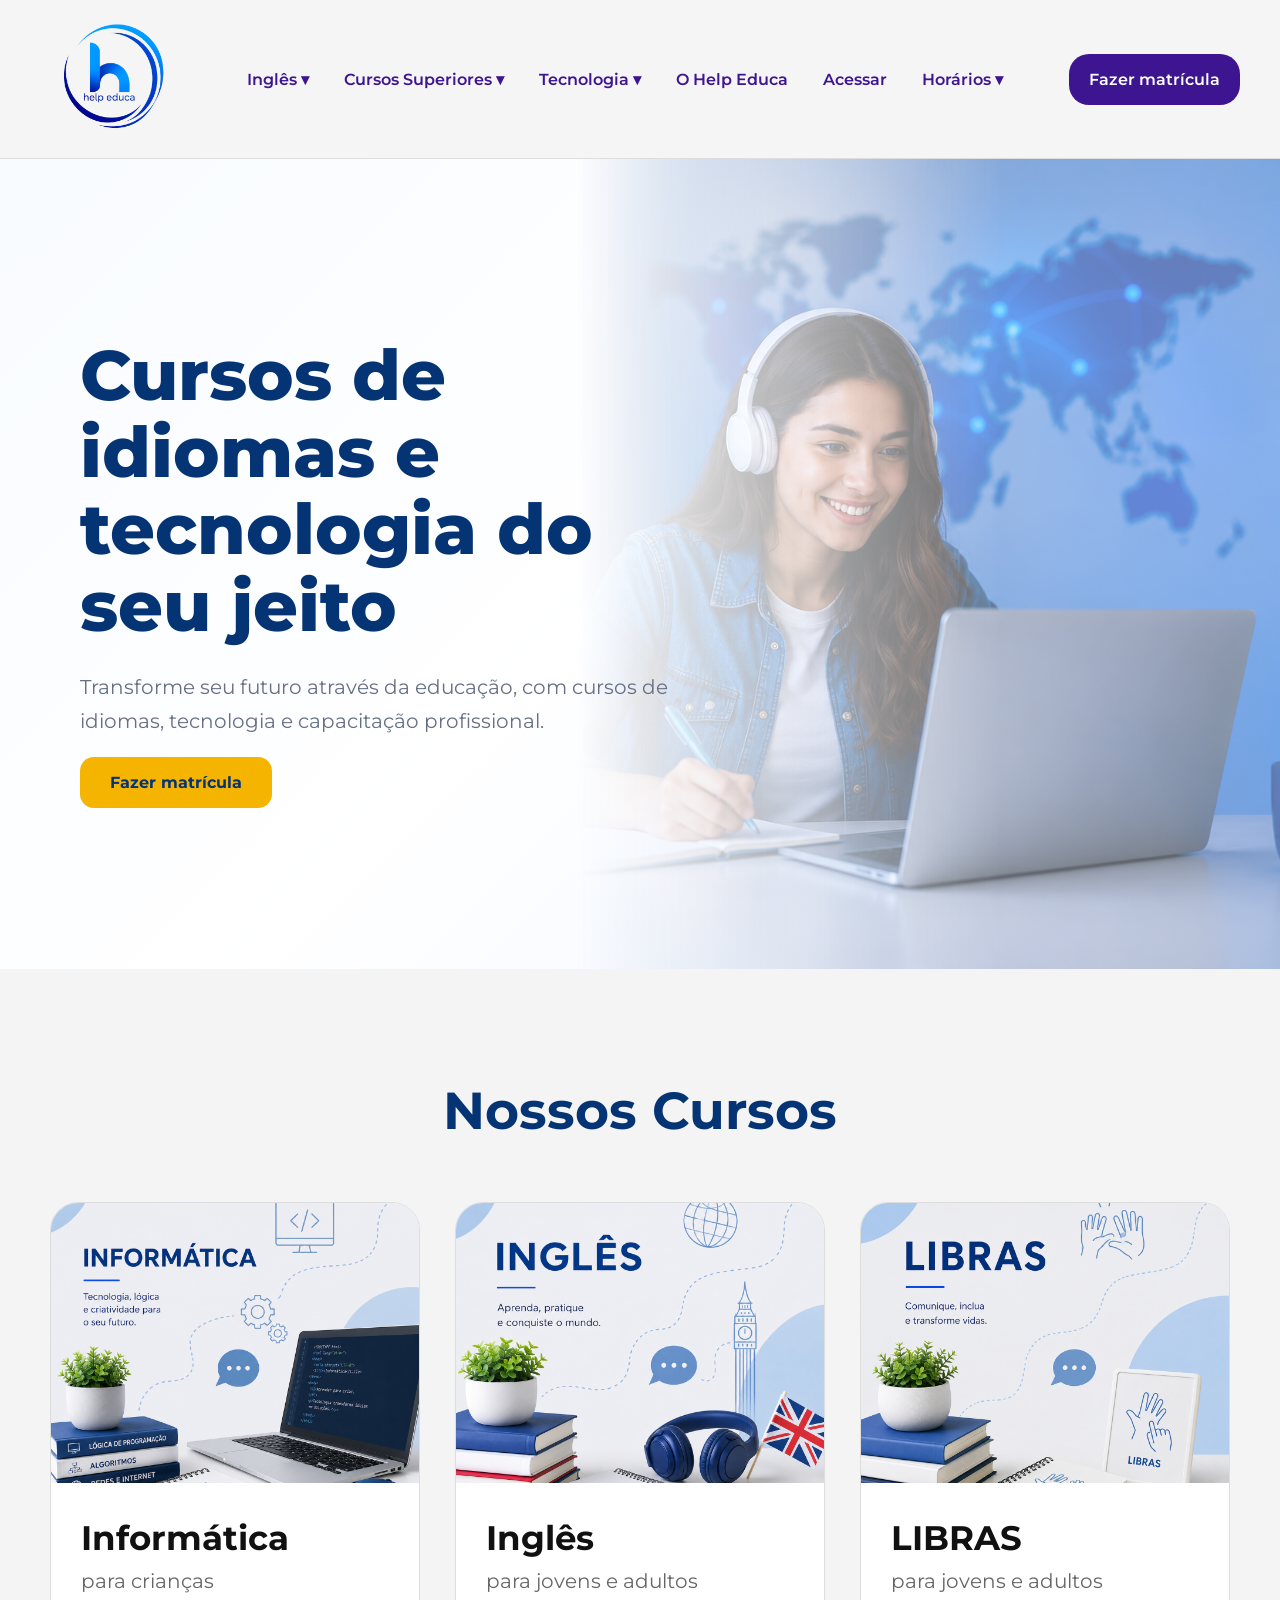
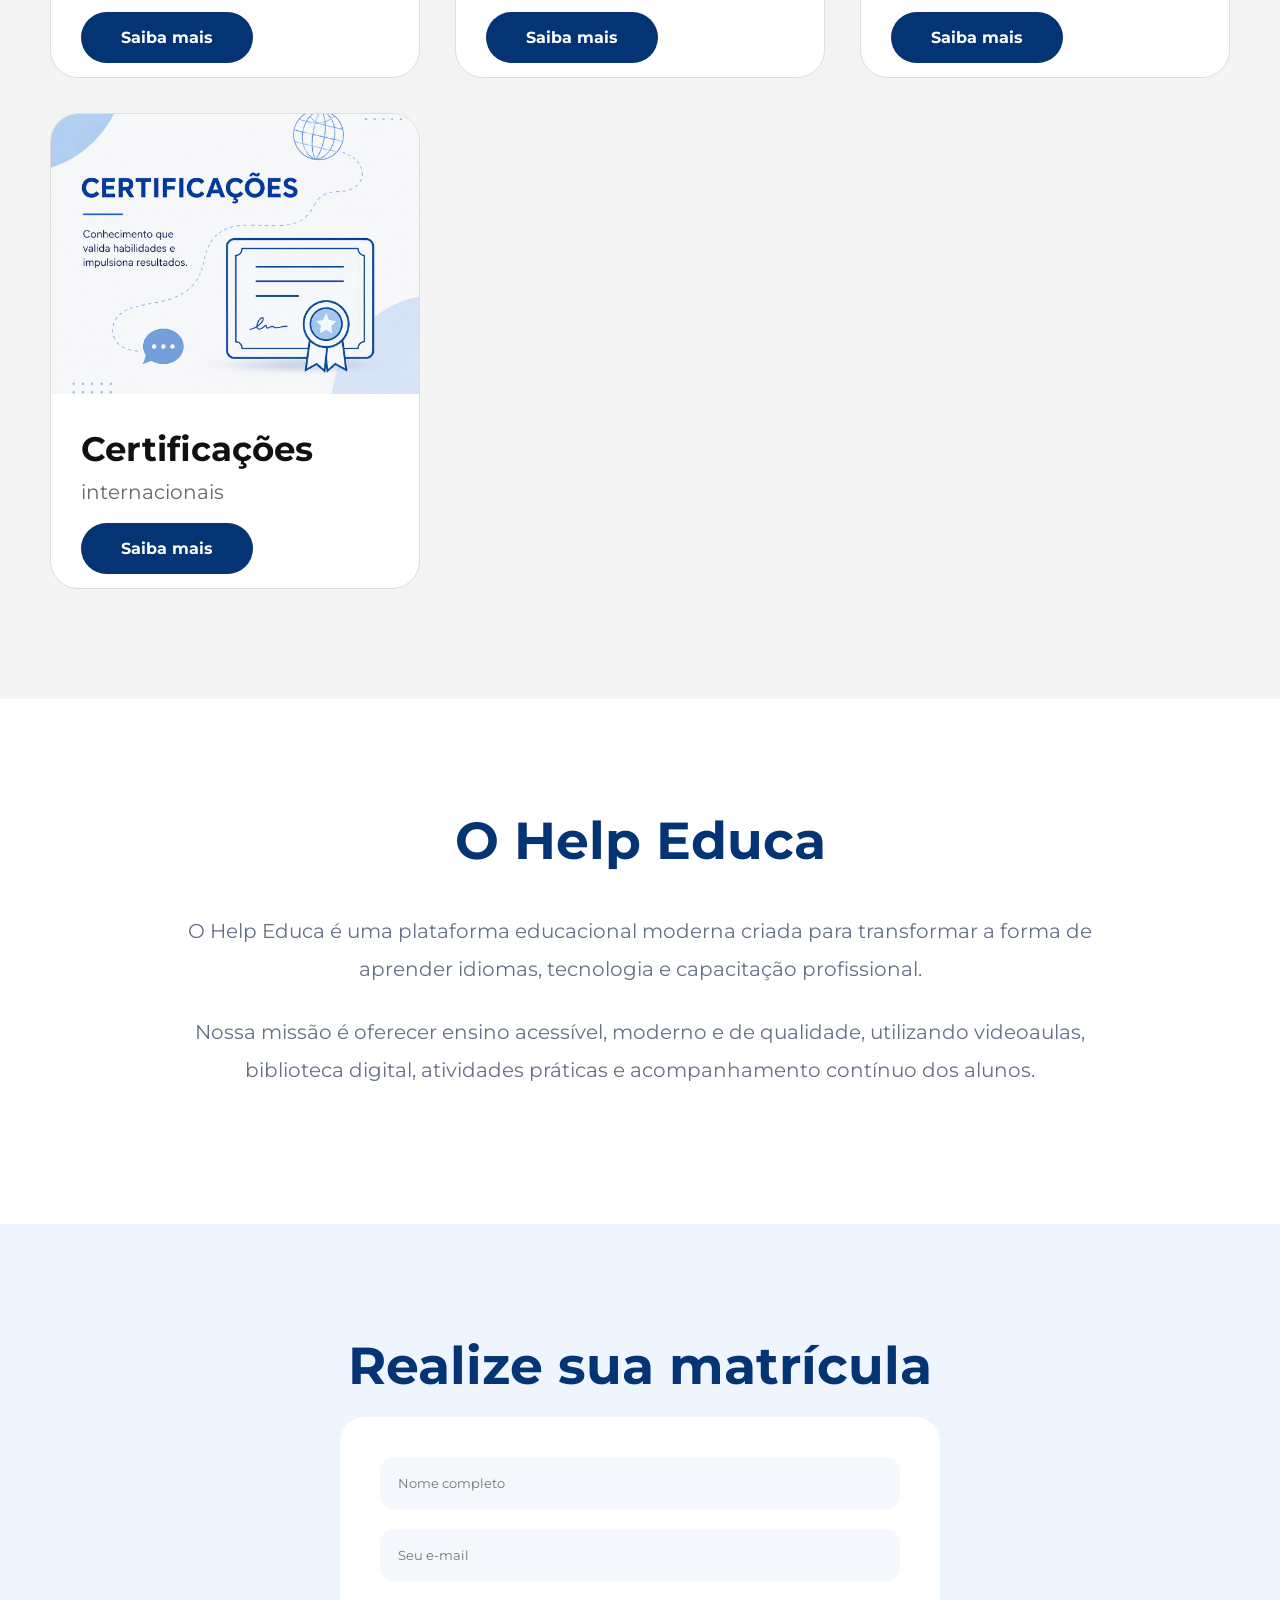
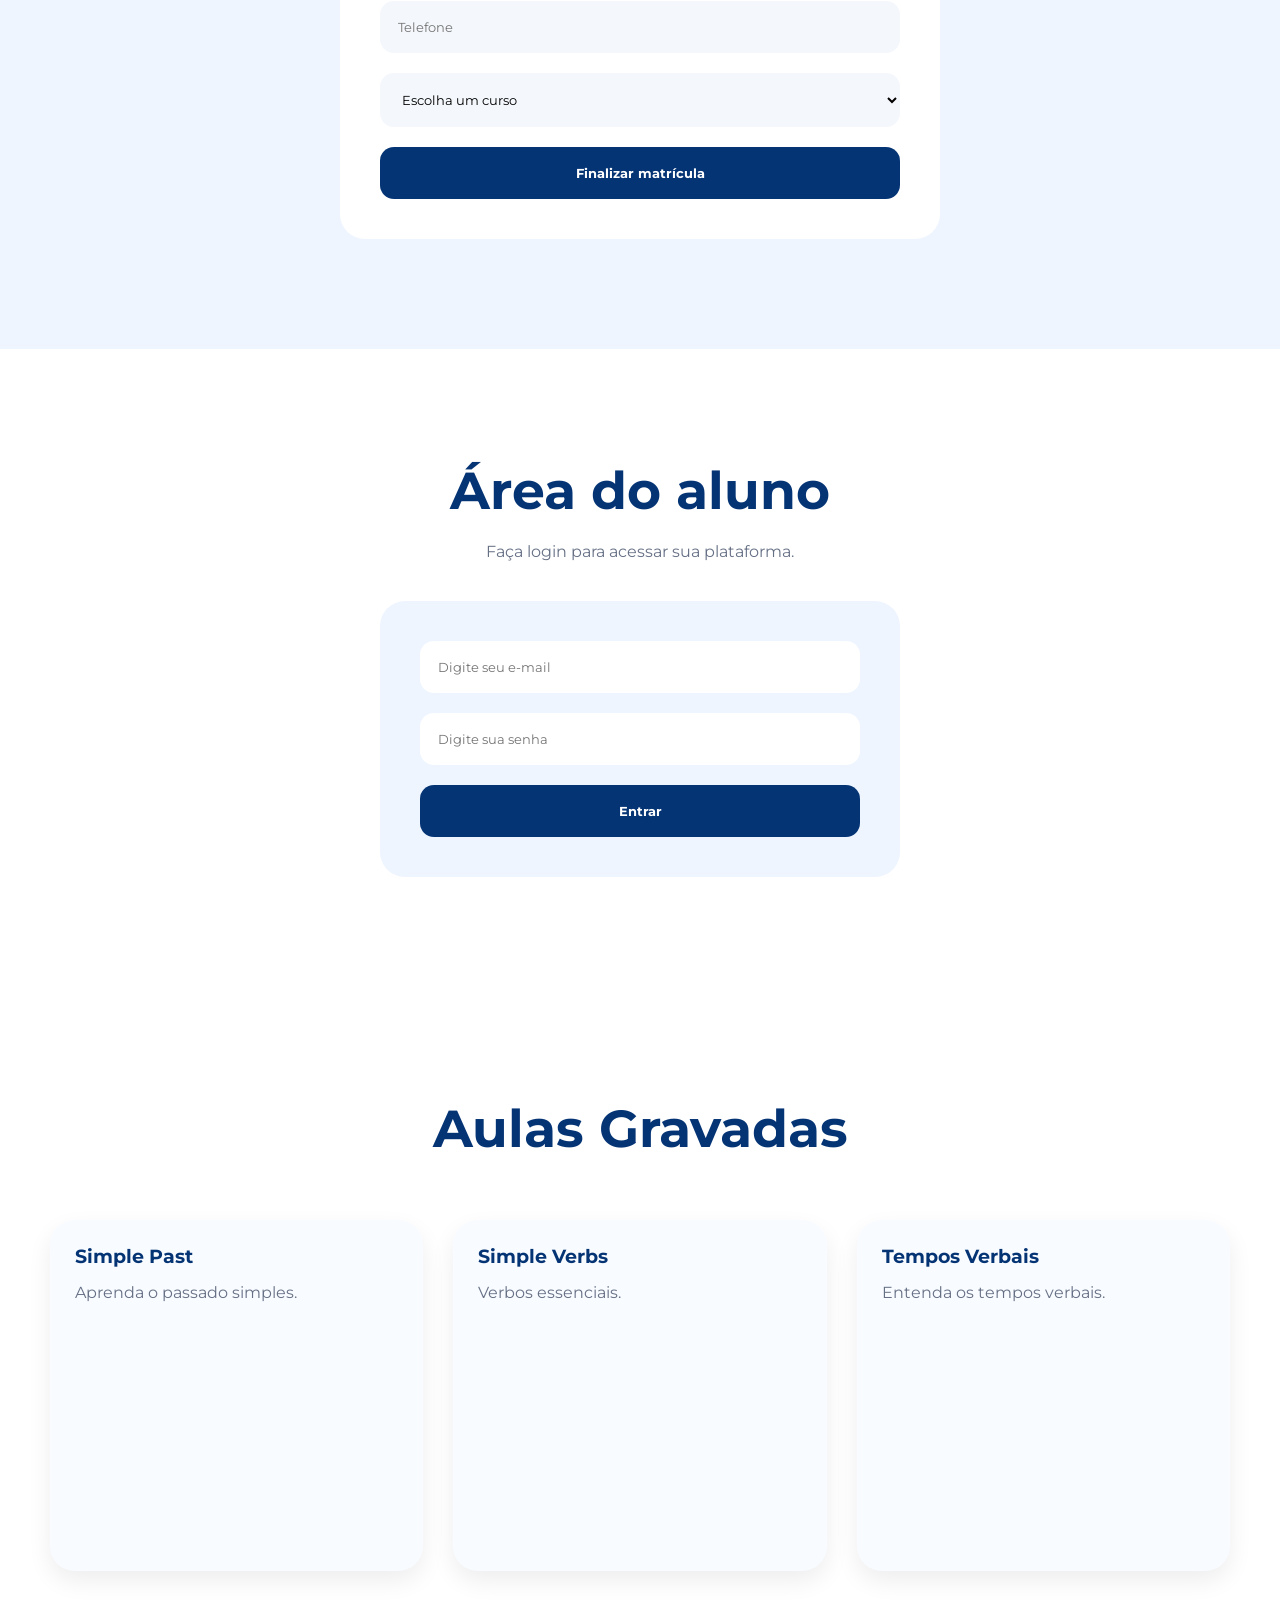
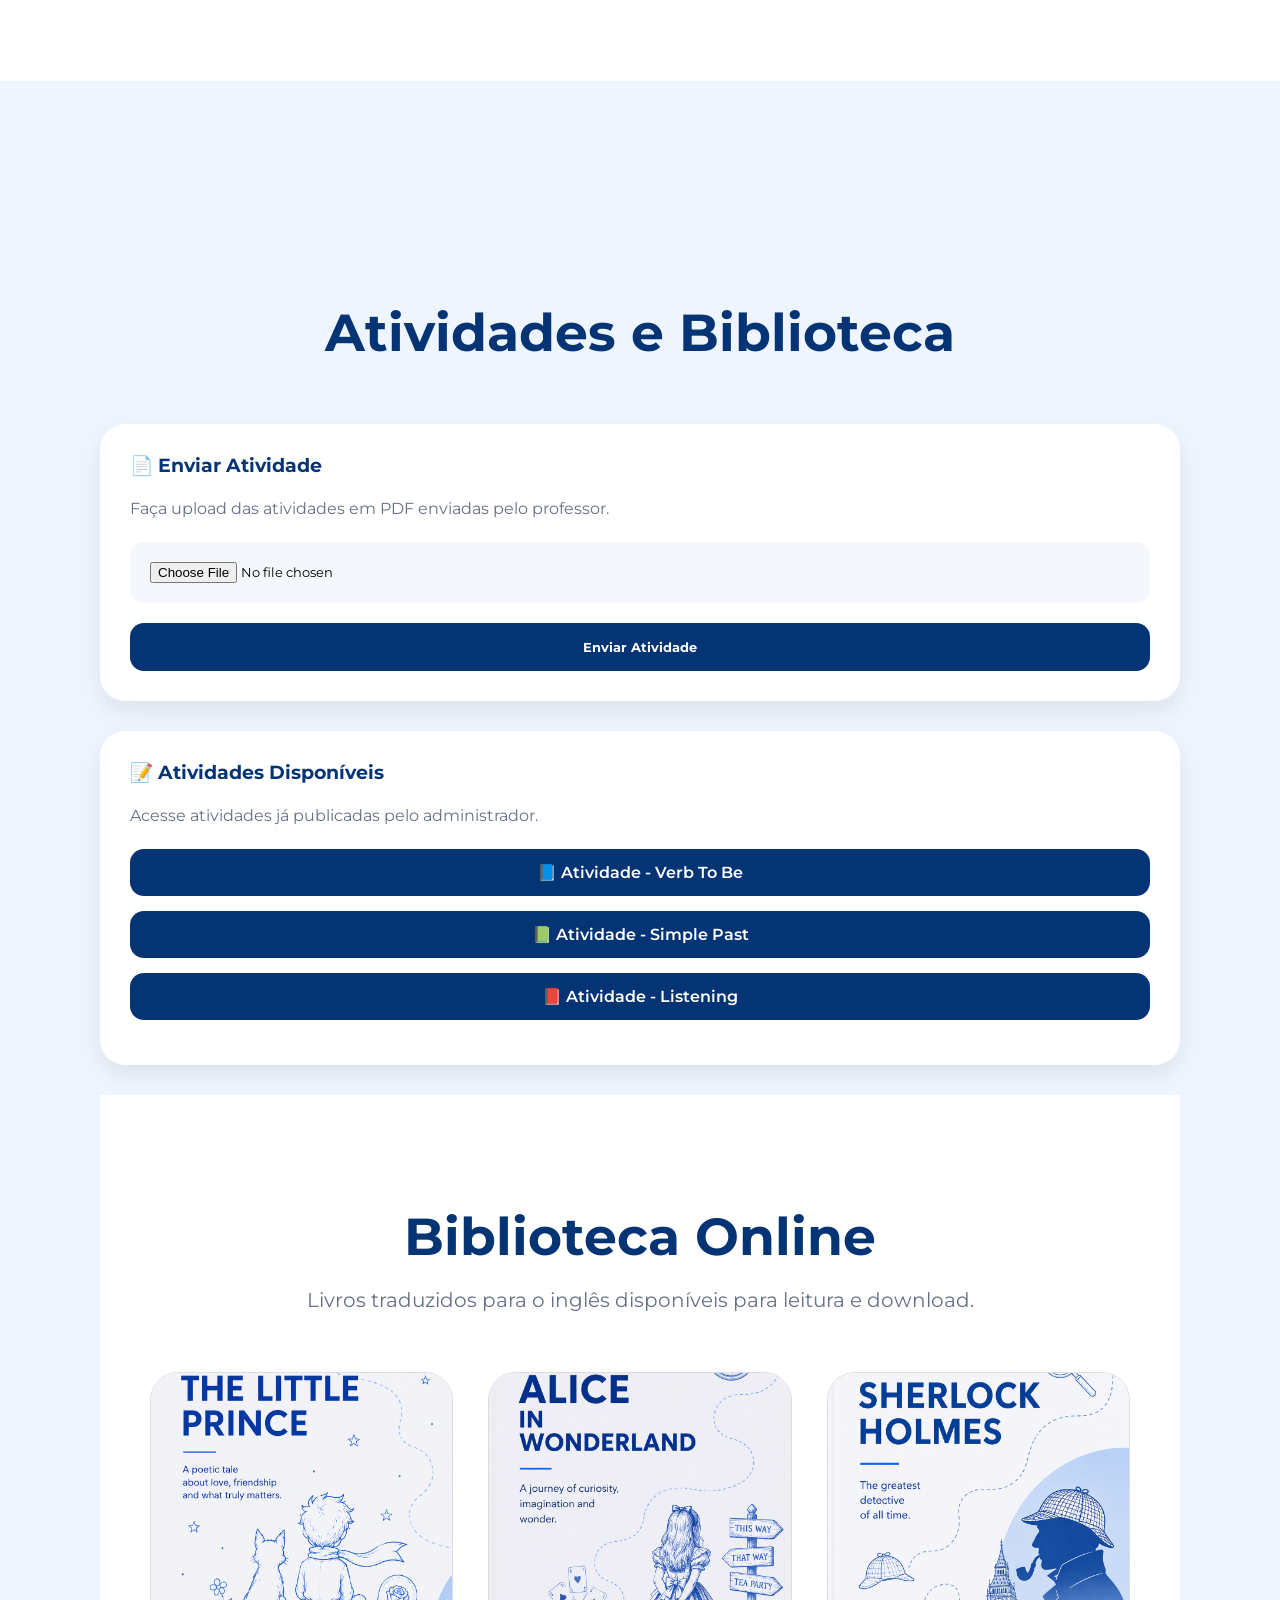
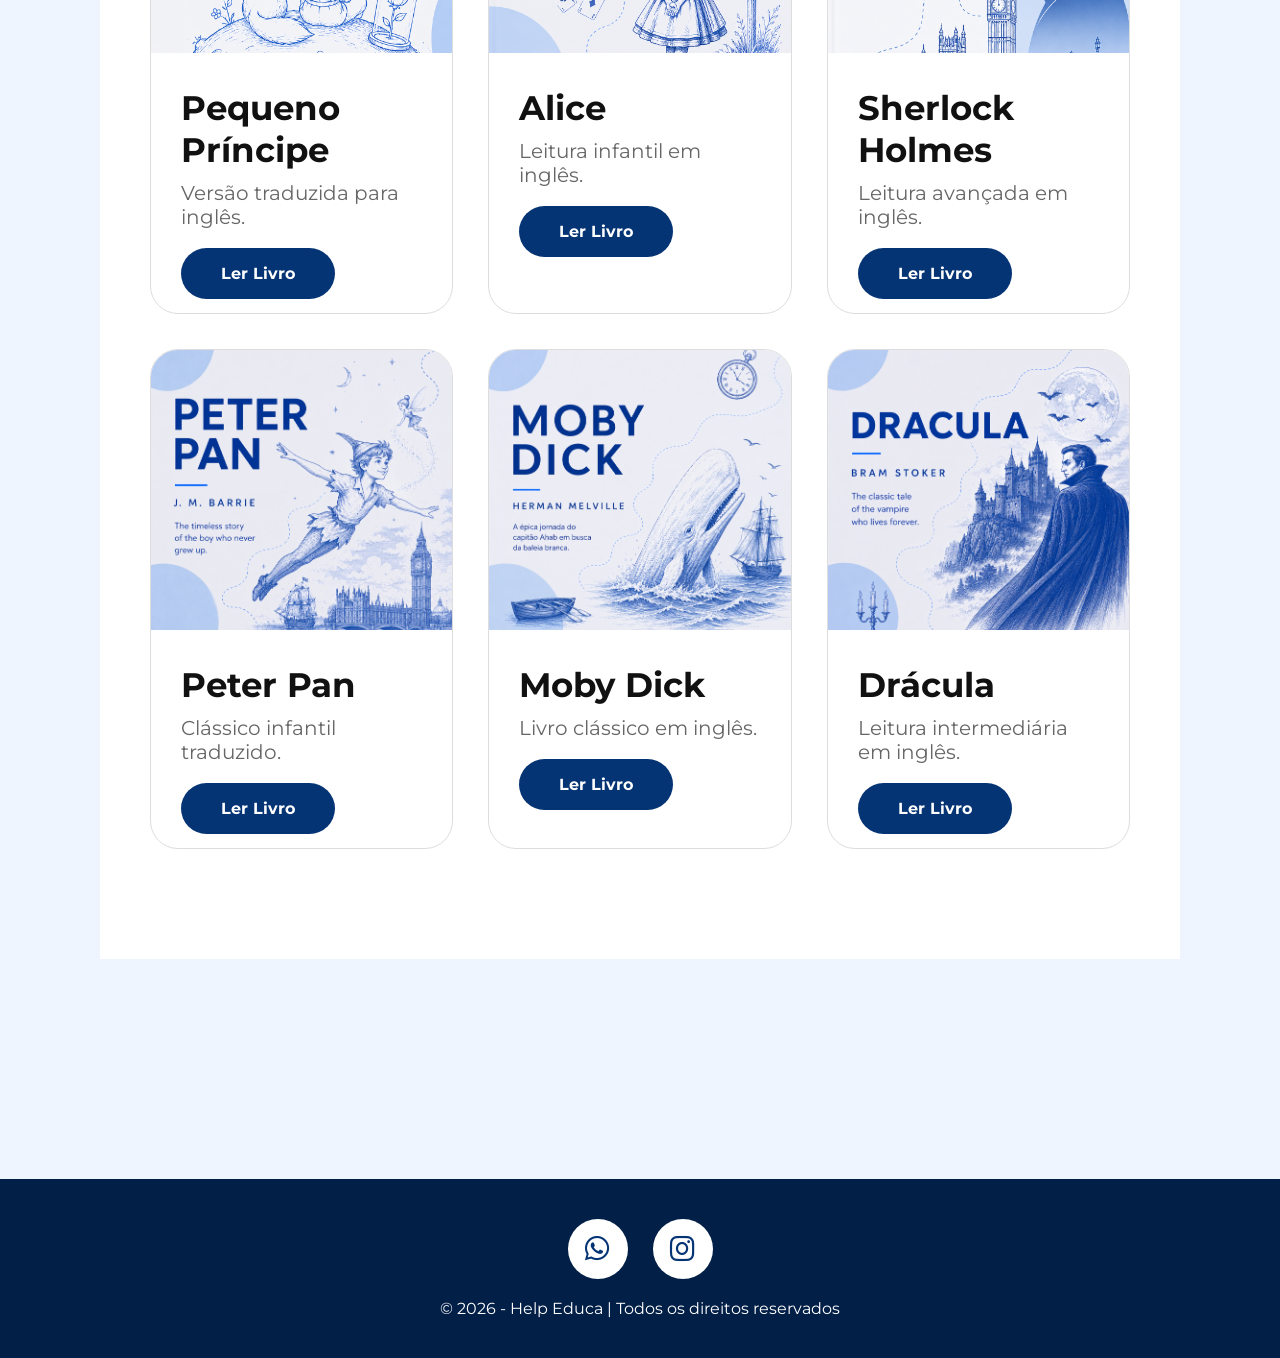
<file: index.html>
<!DOCTYPE html>
<html lang="pt-BR">

<head>
  <meta charset="UTF-8">
  <meta name="viewport" content="width=device-width, initial-scale=1.0">
  
<link rel="stylesheet" href="style.css">
<script src="script.js"></script>
  <title>Help Educa</title>

  <link rel="preconnect" href="https://fonts.googleapis.com">
  <link rel="preconnect" href="https://fonts.gstatic.com" crossorigin>

  <link href="https://fonts.googleapis.com/css2?family=Montserrat:wght@400;500;600;700;800&display=swap" rel="stylesheet">
  <link rel="stylesheet" href="https://cdnjs.cloudflare.com/ajax/libs/font-awesome/6.5.1/css/all.min.css">
 
</head>

<body>


  </div>

</section>

  <header class="top-header">

    <div class="logo-area">
      <img src="logo.png" alt="Logo">
    </div>
<nav class="menu">

  <ul>

    <!-- INGLÊS -->

    <li class="dropdown">

      <a href="#">
        Inglês ▾
      </a>

      <ul class="dropdown-menu">
        <li><a href="#">Inglês 6-10</a></li>
        <li><a href="#">Inglês 10-12</a></li>
        <li><a href="#">Inglês 13-17</a></li>
        <li><a href="#">Inglês 18+</a></li>
      </ul>

    </li>

    <!-- CURSOS SUPERIORES -->

    <li class="dropdown">

  <a href="#">
    Cursos Superiores ▾
  </a>

  <ul class="dropdown-menu">
    <li><a href="#">Administração</a></li>
    <li><a href="#">Recursos Humanos(RH)</a></li>
    <li><a href="#">Análise e Desenvolvimento</a></li>
    <li><a href="#">Ciência da Computação</a></li>
  </ul>

</li>

    <!-- TECNOLOGIA -->

    <li class="dropdown">

      <a href="#">
        Tecnologia ▾
      </a>

      <ul class="dropdown-menu">
        <li><a href="#">Informática</a></li>
        <li><a href="#">Programação</a></li>
        <li><a href="#">Design Gráfico</a></li>
        <li><a href="#">Pacote Office</a></li>
      </ul>

    </li>

    <!-- SOBRE -->

    <li><a href="#sobre">O Help Educa</a></li>

    <!-- LOGIN -->

    <li><a href="#login">Acessar</a></li>
 <!-- HORÁRIOS -->
    <li class="dropdown">
      <a href="#">
        Horários ▾
      </a>

      <ul class="dropdown-menu">
        <li><a href="#">Segunda 8:30h às 20:30h</a></li>
        <li><a href="#">Terça à Quinta: 8:30h às 18:00h</a></li>
        <li><a href="#">Sexta 8:30h às 17:30h</a></li>
        <li><a href="#">Sábado 7:30h às 13:30h</a></li>
      </ul>
    </li>

  </ul>
</nav>
    <a href="#matricula" class="btn-matricula">
      Fazer matrícula
    </a>

  </header>

  <section class="hero">

    <div class="hero-text">

      <h1>
       Cursos de idiomas e tecnologia do seu jeito
      </h1>

      
      <p>
Transforme seu futuro através da educação, com cursos de idiomas, tecnologia e capacitação profissional.
      </p>

      <a href="#matricula" class="btn-yellow">
        Fazer matrícula
      </a>
    </div>

   

  </section>

  <section class="cursos">

    <h2>Nossos Cursos</h2>

    <div class="cursos-grid">

      <div class="curso-card">
        <img src="informatica.png">
        <div class="curso-content">
          <h3>Informática</h3>
          <p>para crianças</p>
          <a href="#" class="btn-curso">Saiba mais</a>
        </div>
      </div>

      <div class="curso-card">
        <img src="ingles.png">
        <div class="curso-content">
          <h3>Inglês</h3>
          <p>para jovens e adultos</p>
          <a href="#" class="btn-curso">Saiba mais</a>
        </div>
      </div>

      <div class="curso-card">
        <img src="LIBRAS.png">
        <div class="curso-content">
          <h3>LIBRAS</h3>
          <p>para jovens e adultos</p>
          <a href="#" class="btn-curso">Saiba mais</a>
        </div>
      </div>

      <div class="curso-card">
        <img src="certificacoes.png">
        <div class="curso-content">
          <h3>Certificações</h3>
          <p>internacionais</p>
          <a href="#" class="btn-curso">Saiba mais</a>
        </div>
      </div>

    </div>

  </section>

  <section class="sobre" id="sobre">

    <h2>O Help Educa</h2>

    <div class="sobre-container">

      <div class="sobre-texto">

        <p>
          O Help Educa é uma plataforma educacional moderna criada para
          transformar a forma de aprender idiomas, tecnologia e capacitação profissional.
        </p>

        <p>
          Nossa missão é oferecer ensino acessível, moderno e de qualidade,
          utilizando videoaulas, biblioteca digital, atividades práticas
          e acompanhamento contínuo dos alunos.
        </p>

      </div>

    </div>

  </section>

  <section class="matricula" id="matricula">

    <h2>Realize sua matrícula</h2>

    <div class="form-matricula">

      <input type="text" placeholder="Nome completo">
      <input type="email" placeholder="Seu e-mail">
      <input type="tel" placeholder="Telefone">

      <select>
        <option>Escolha um curso</option>
        <option>Inglês Básico</option>
        <option>Inglês Intermediário</option>
        <option>Conversação</option>
      </select>

      <button>Finalizar matrícula</button>

    </div>

  </section>

  <section class="login" id="login">

    <h2>Área do aluno</h2>

    <p>Faça login para acessar sua plataforma.</p>

    <div class="login-box">

      <input type="email" placeholder="Digite seu e-mail">
      <input type="password" placeholder="Digite sua senha">

      <button>Entrar</button>

    </div>

  </section>

  <section class="aulas" id="aulas">

    <h2>Aulas Gravadas</h2>

    <div class="video-grid">

      <div class="video-card">
        <h3>Simple Past</h3>
        <p>Aprenda o passado simples.</p>
        <iframe src="https://www.youtube.com/embed/AeoBqp50-04?si=_dfisTc7hy_HNS3-" allowfullscreen></iframe>
      </div>

      <div class="video-card">
        <h3>Simple Verbs</h3>
        <p>Verbos essenciais.</p>
        <iframe src="https://www.youtube.com/embed/4c6FyuetSVo" allowfullscreen></iframe>
      </div>

      <div class="video-card">
        <h3>Tempos Verbais</h3>
        <p>Entenda os tempos verbais.</p>
        <iframe src="https://www.youtube.com/embed/w1TbQEPP020?si=0V4yVNG3hVrjzwfs" allowfullscreen></iframe>
      </div>

    </div>

  </section>

  <section class="atividades" id="atividades">


   

      

      <section class="atividades" id="atividades">

  <h2>Atividades e Biblioteca</h2>

  <div class="atividade-grid">

    <!-- UPLOAD -->

    <div class="atividade-card">

      <h3>📄 Enviar Atividade</h3>

      <p>
        Faça upload das atividades em PDF enviadas pelo professor.
      </p>

      <div class="upload-box">
        <input type="file" accept=".pdf">
      </div>

      <button id="btnPdf">Enviar Atividade</button>

    </div>

    <!-- ATIVIDADES DISPONÍVEIS -->

    <div class="atividade-card">

      <h3>📝 Atividades Disponíveis</h3>

      <p>
        Acesse atividades já publicadas pelo administrador.
      </p>

      <a href="#" class="btn-biblioteca">
        📘 Atividade - Verb To Be
      </a>

      <a href="#" class="btn-biblioteca">
        📗 Atividade - Simple Past
      </a>

      <a href="#" class="btn-biblioteca">
        📕 Atividade - Listening
      </a>

    </div>

    <!-- BIBLIOTECA -->
     <!-- ================= BIBLIOTECA ONLINE ================= -->

<section class="biblioteca" id="biblioteca">

  <h2>Biblioteca Online</h2>

  <p class="biblioteca-subtitulo">
    Livros traduzidos para o inglês disponíveis para leitura e download.
  </p>

  <div class="cursos-grid">

    <!-- LIVRO 1 -->

    <div class="curso-card">

      <img src="Pequeno_Principe.png" alt="Pequeno Príncipe">

      <div class="curso-content">

        <h3>Pequeno Príncipe</h3>

        <p>Versão traduzida para inglês.</p>

        <a href="pdfs/pequeno-principe.pdf" class="btn-curso" target="_blank">
          Ler Livro
        </a>

      </div>

    </div>

    <!-- LIVRO 2 -->

    <div class="curso-card">

      <img src="alice.png" alt="Alice no País das Maravilhas">

      <div class="curso-content">

        <h3>Alice</h3>

        <p>Leitura infantil em inglês.</p>

        <a href="pdfs/alice.pdf" class="btn-curso" target="_blank">
          Ler Livro
        </a>

      </div>

    </div>

    <!-- LIVRO 3 -->

    <div class="curso-card">

      <img src="sherlock.png" alt="Sherlock Holmes">

      <div class="curso-content">

        <h3>Sherlock Holmes</h3>

        <p>Leitura avançada em inglês.</p>

        <a href="pdfs/sherlock.pdf" class="btn-curso" target="_blank">
          Ler Livro
        </a>

      </div>

    </div>

    <!-- LIVRO 4 -->

    <div class="curso-card">

      <img src="peter.png" alt="Peter Pan">

      <div class="curso-content">

        <h3>Peter Pan</h3>

        <p>Clássico infantil traduzido.</p>

        <a href="pdfs/peterpan.pdf" class="btn-curso" target="_blank">
          Ler Livro
        </a>

      </div>

    </div>

    <!-- LIVRO 5 -->

    <div class="curso-card">

      <img src="moby.png" alt="Moby Dick">

      <div class="curso-content">

        <h3>Moby Dick</h3>

        <p>Livro clássico em inglês.</p>

        <a href="pdfs/mobydick.pdf" class="btn-curso" target="_blank">
          Ler Livro
        </a>

      </div>

    </div>

    <!-- LIVRO 6 -->

    <div class="curso-card">

      <img src="dracula.png" alt="Dracula">

      <div class="curso-content">

        <h3>Drácula</h3>

        <p>Leitura intermediária em inglês.</p>

        <a href="pdfs/dracula.pdf" class="btn-curso" target="_blank">
          Ler Livro
        </a>

      </div>

    </div>

  </div>

</section>

 

</section>

    </div>

  </section>

  
<footer>

  <div class="footer-redes">

    <a href="https://wa.me/+552799906-5431" target="_blank">
      <i class="fa-brands fa-whatsapp"></i>
    </a>

    <a href="https://www.instagram.com/helpeducalinhares/" target="_blank">
      <i class="fa-brands fa-instagram"></i>
    </a>

  </div>

  <p>
    © 2026 - Help Educa | Todos os direitos reservados
  </p>

</footer>
</file>
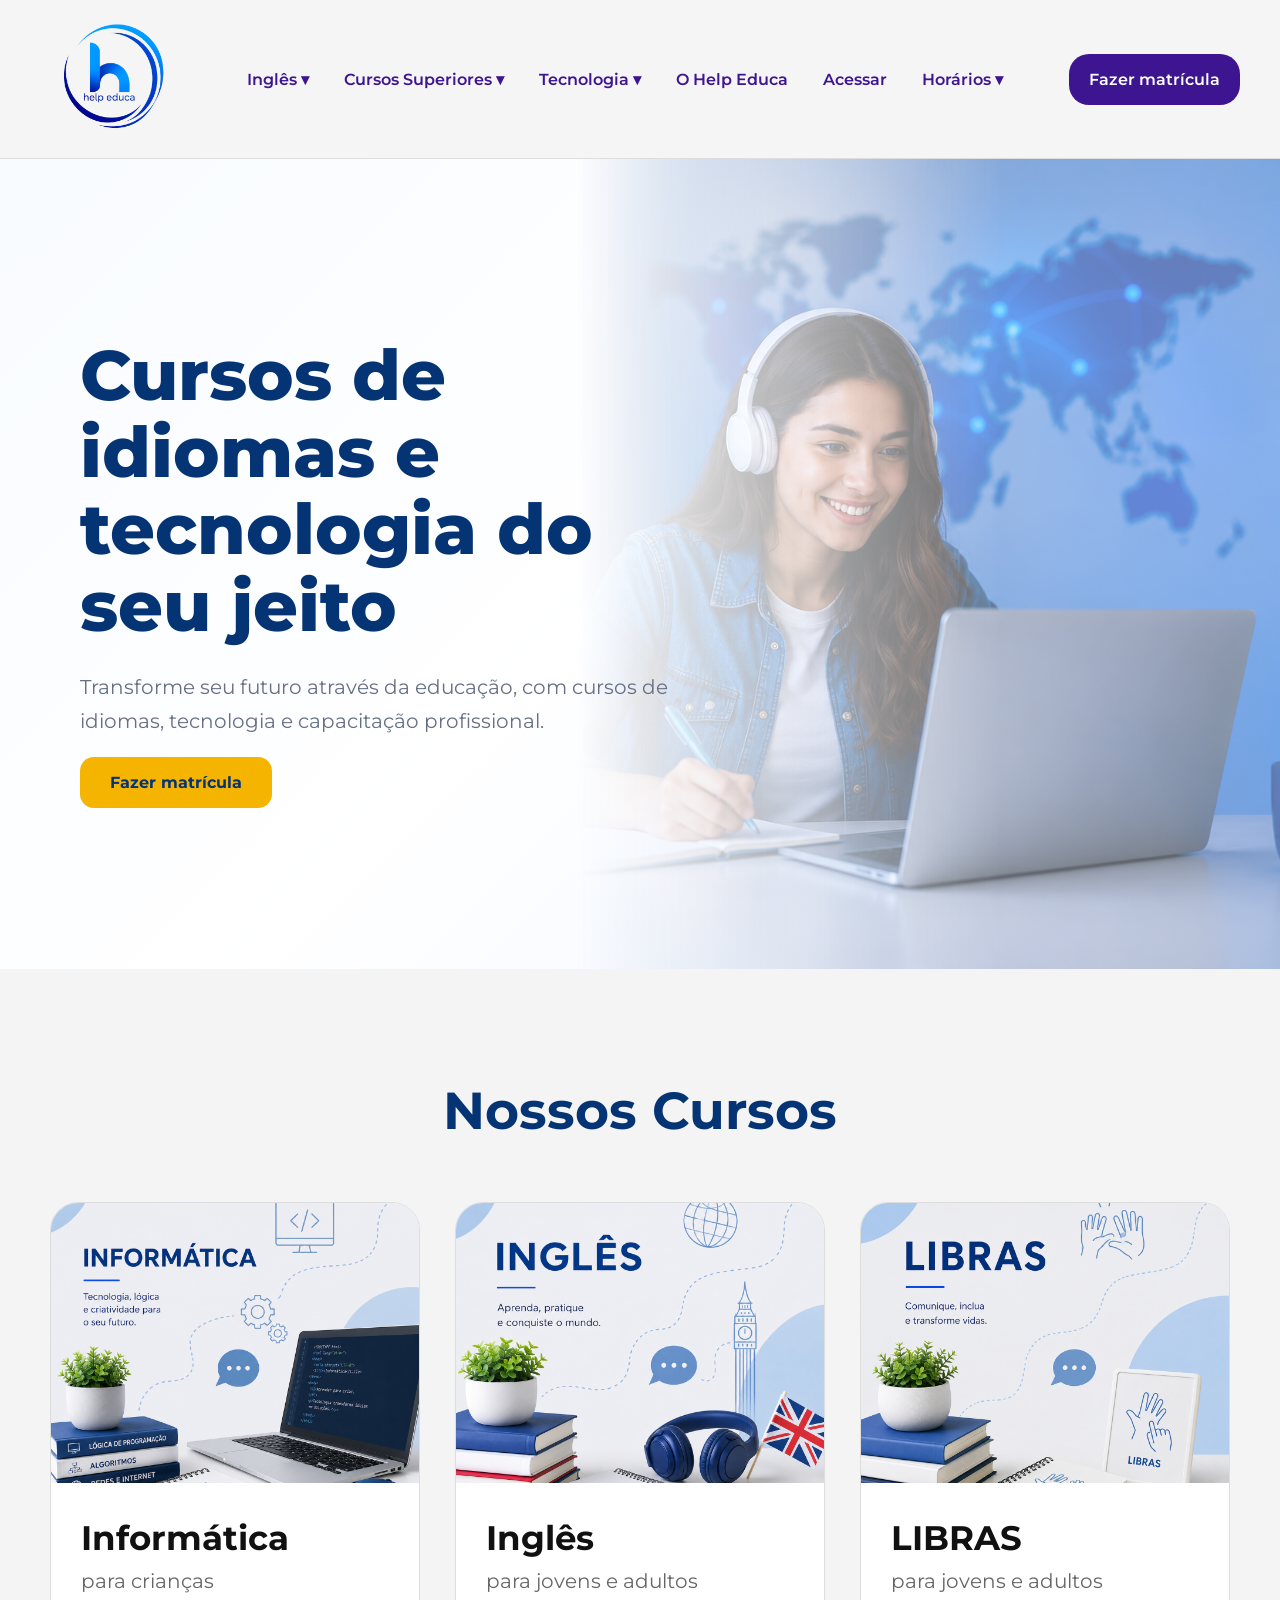
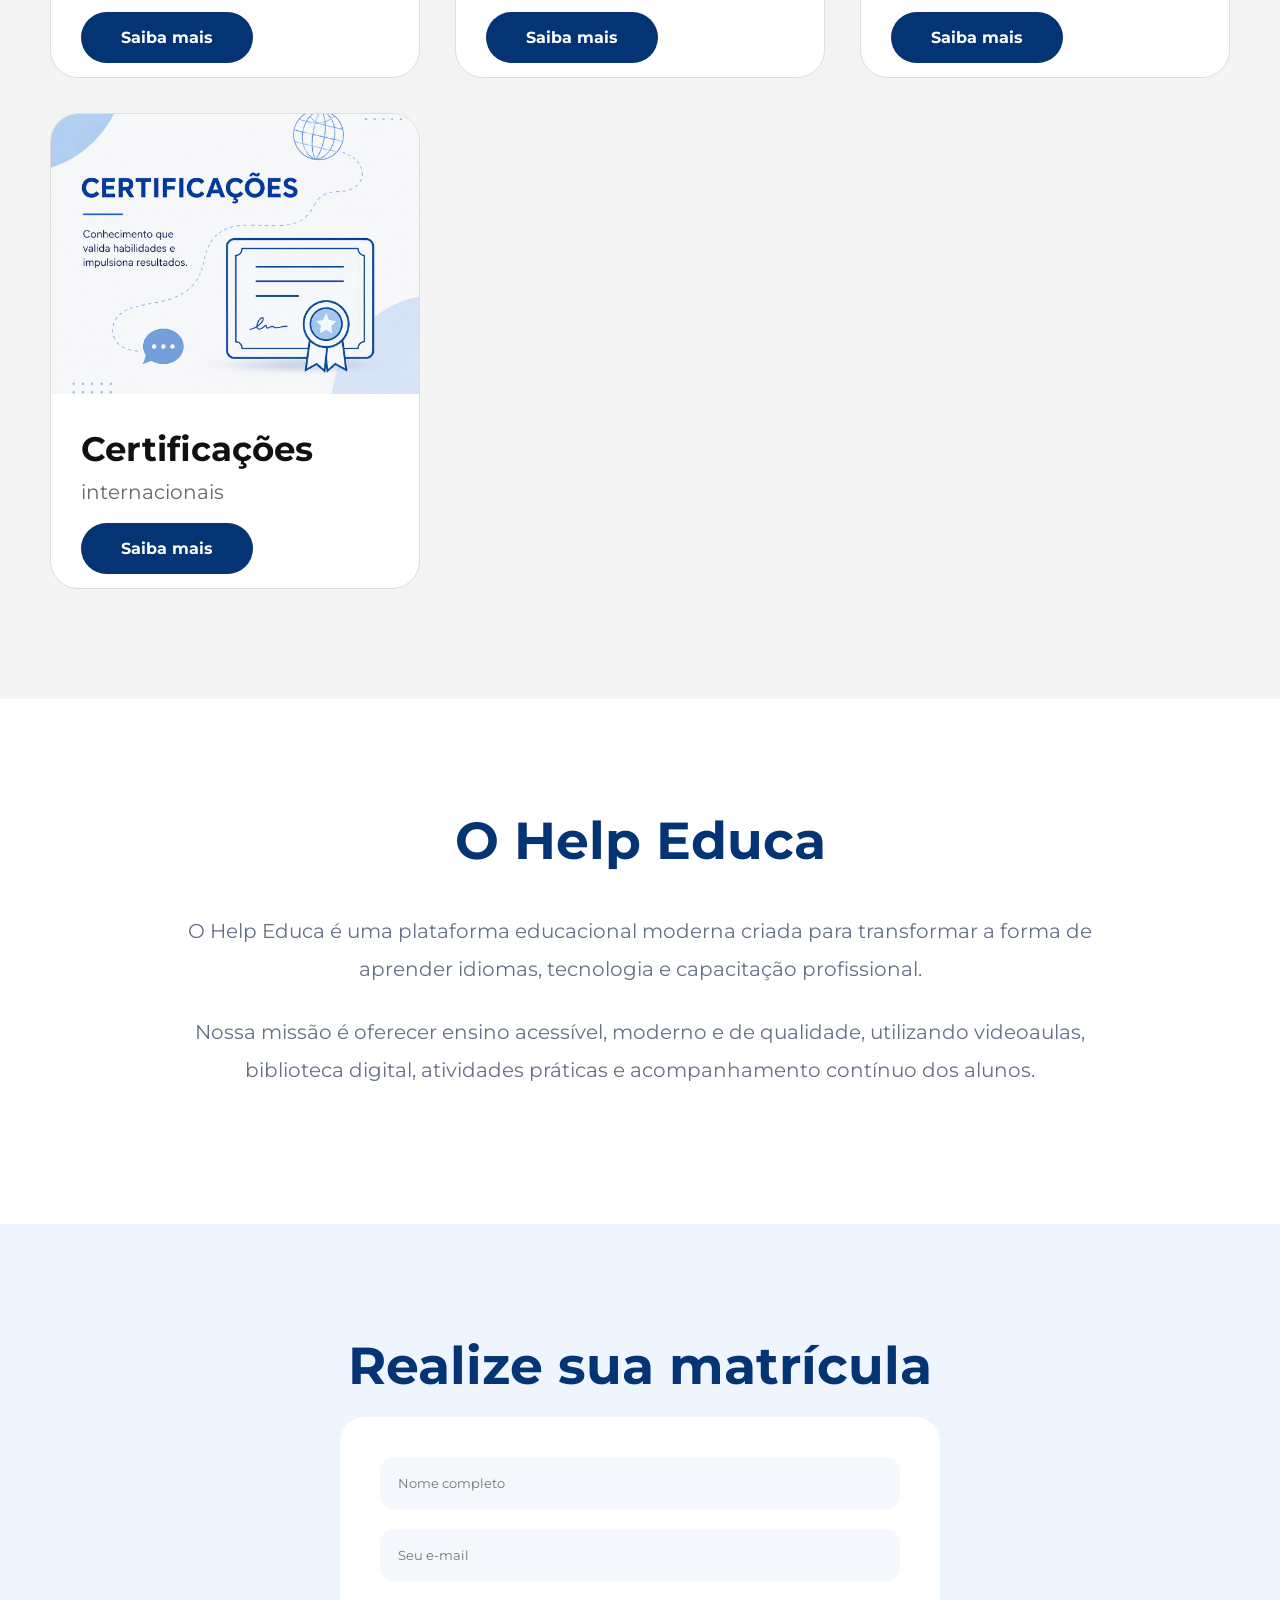
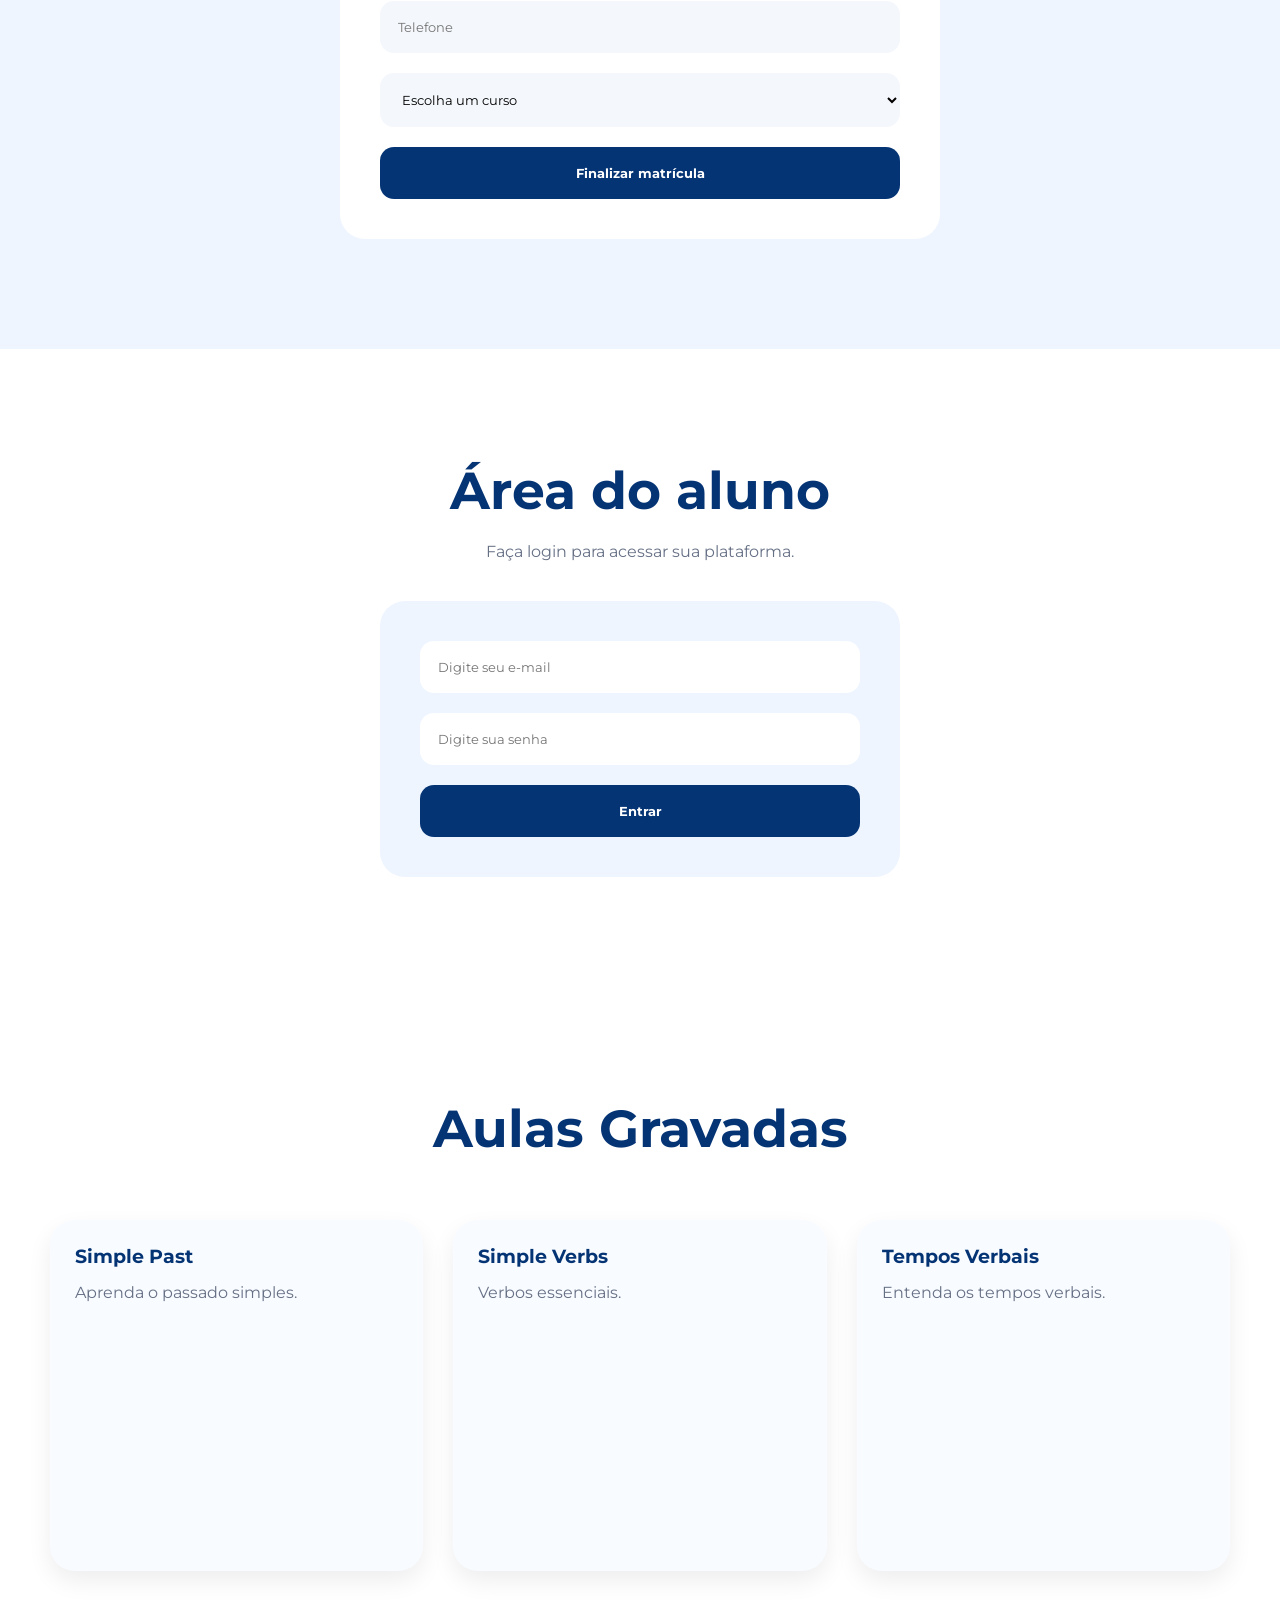
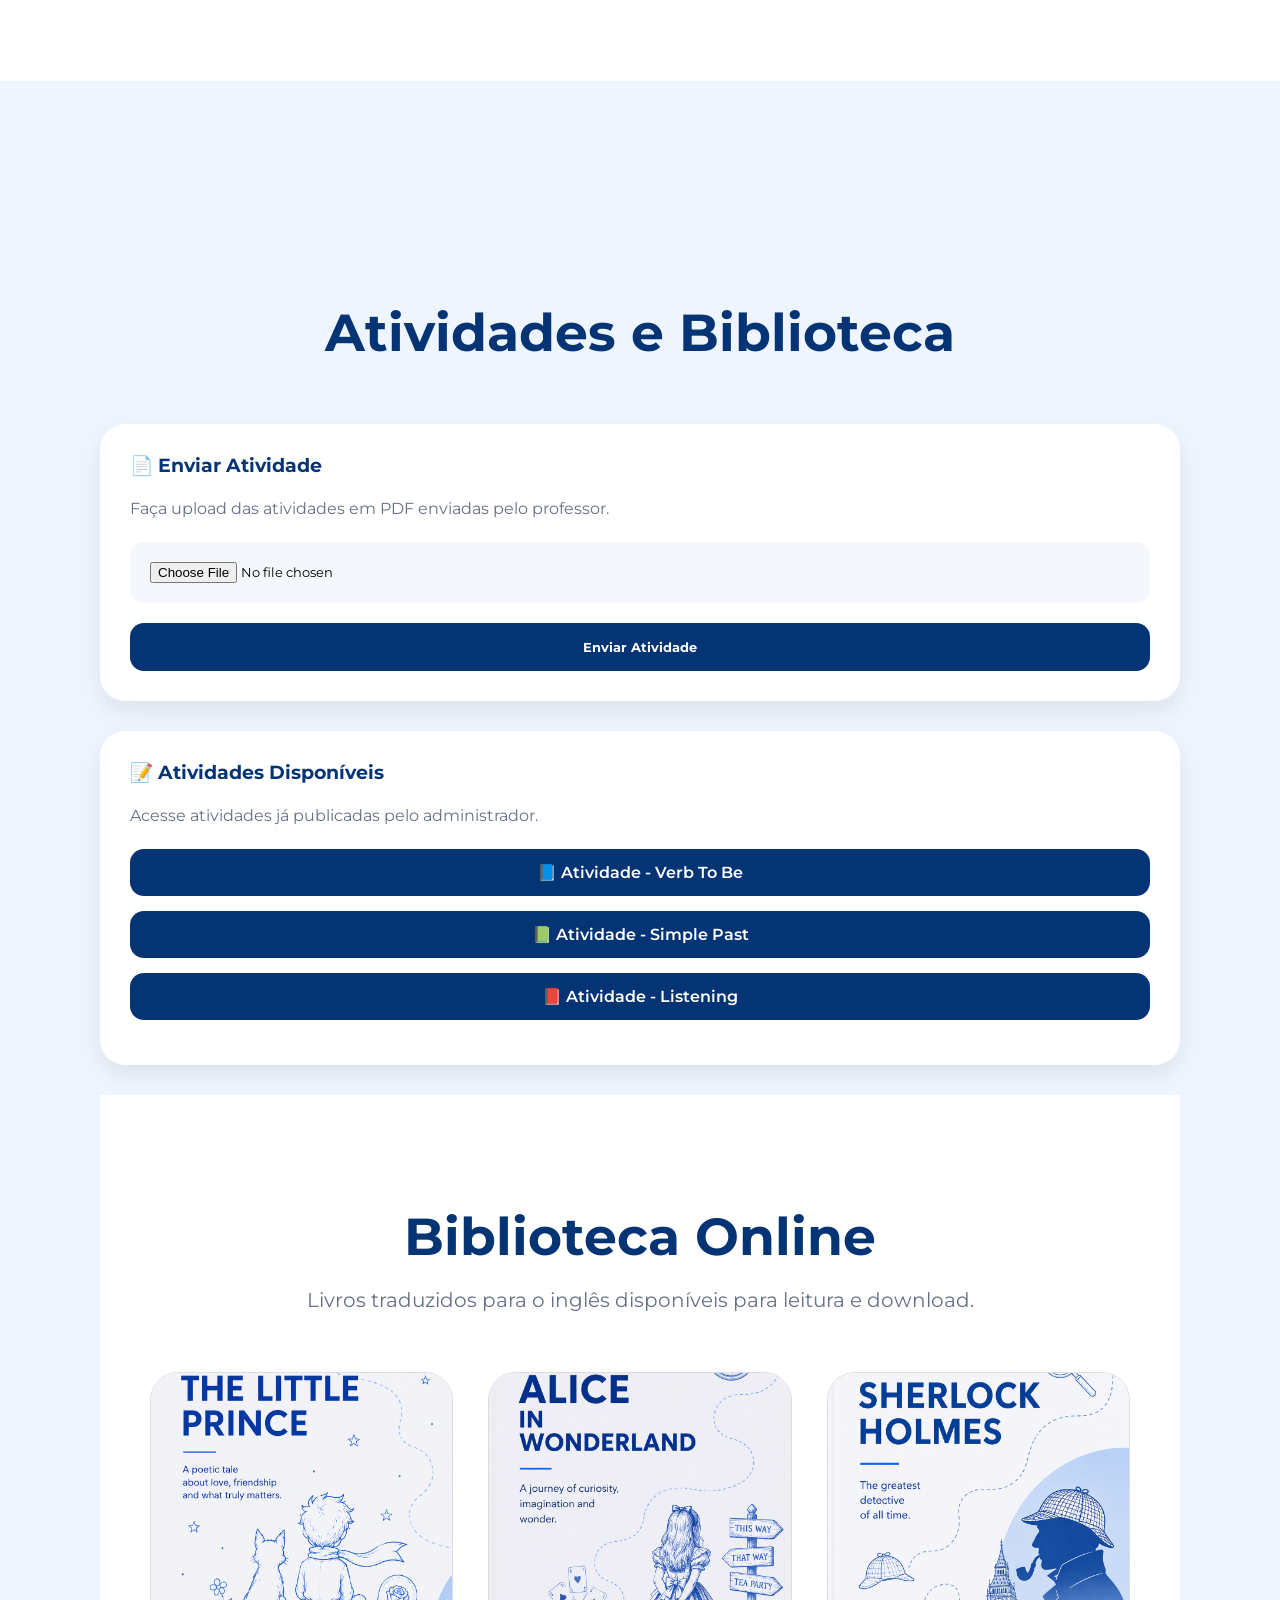
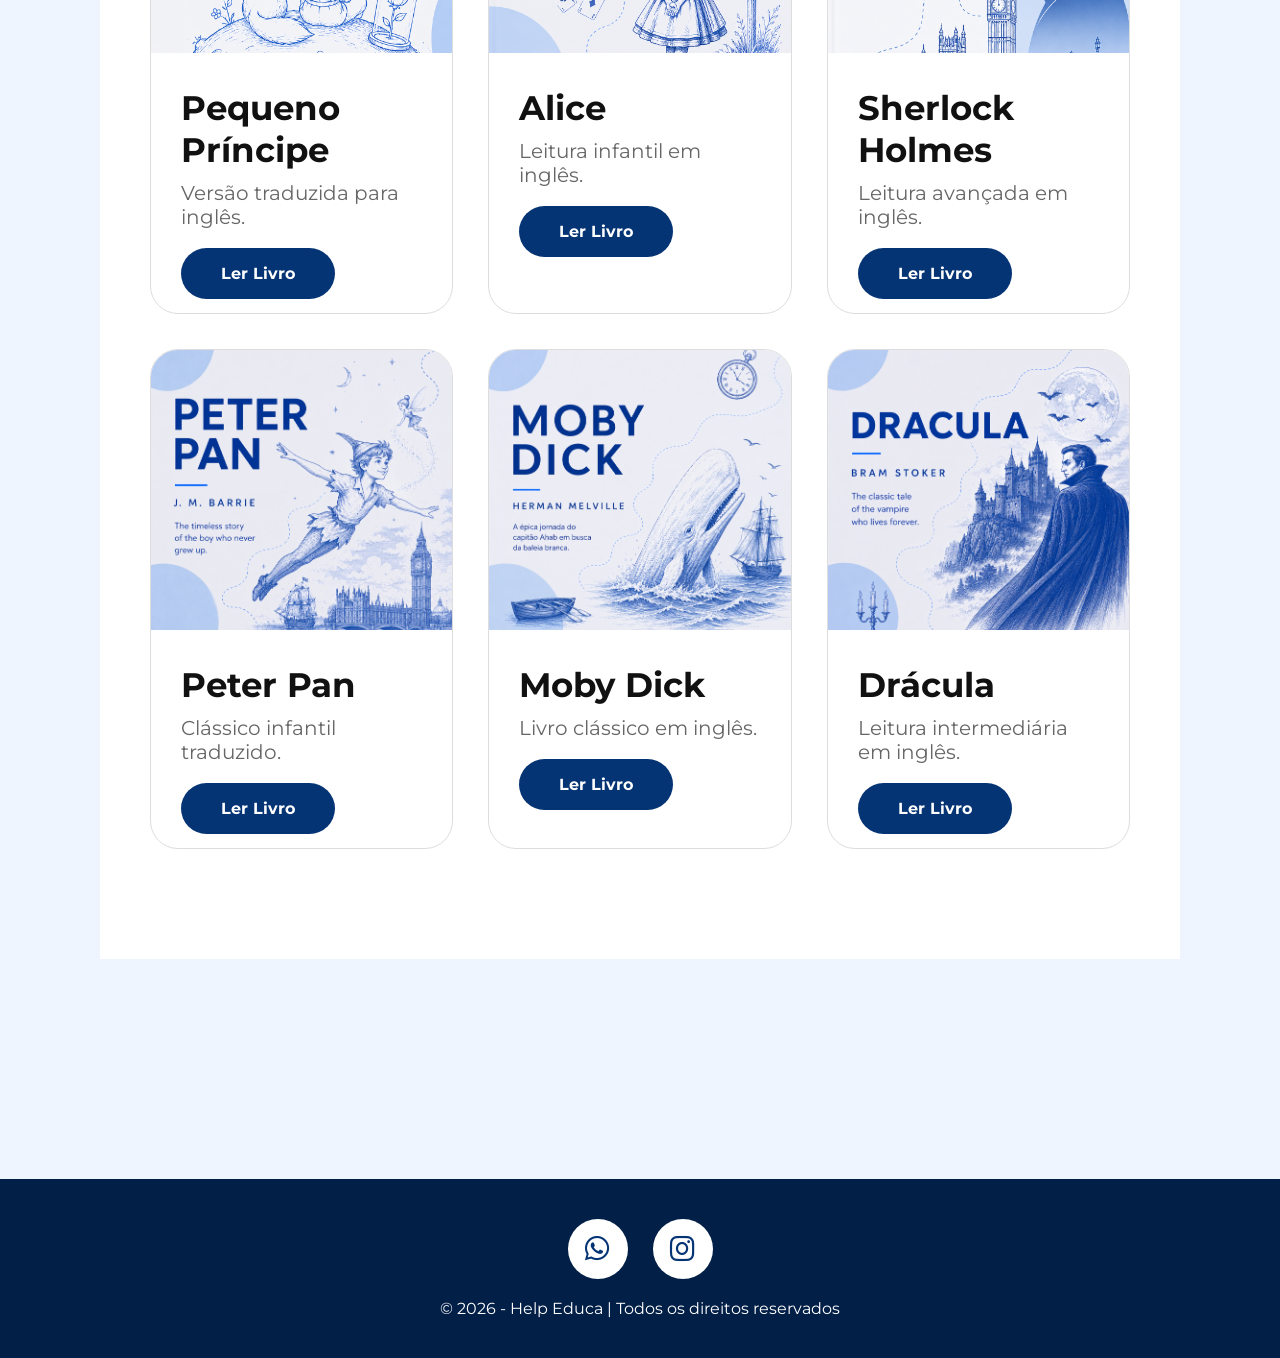
<file: index (2).html>
<!DOCTYPE html>
<html lang="pt-BR">

<head>
  <meta charset="UTF-8">
  <meta name="viewport" content="width=device-width, initial-scale=1.0">
  
<link rel="stylesheet" href="style.css">
<script src="script.js"></script>
  <title>Help Educa</title>

  <link rel="preconnect" href="https://fonts.googleapis.com">
  <link rel="preconnect" href="https://fonts.gstatic.com" crossorigin>

  <link href="https://fonts.googleapis.com/css2?family=Montserrat:wght@400;500;600;700;800&display=swap" rel="stylesheet">
  <link rel="stylesheet" href="https://cdnjs.cloudflare.com/ajax/libs/font-awesome/6.5.1/css/all.min.css">
 
</head>

<body>


  </div>

</section>

  <header class="top-header">

    <div class="logo-area">
      <img src="logo.png" alt="Logo">
    </div>
<nav class="menu">

  <ul>

    <!-- INGLÊS -->

    <li class="dropdown">

      <a href="#">
        Inglês ▾
      </a>

      <ul class="dropdown-menu">
        <li><a href="#">Inglês 6-10</a></li>
        <li><a href="#">Inglês 10-12</a></li>
        <li><a href="#">Inglês 13-17</a></li>
        <li><a href="#">Inglês 18+</a></li>
      </ul>

    </li>

    <!-- CURSOS SUPERIORES -->

    <li class="dropdown">

  <a href="#">
    Cursos Superiores ▾
  </a>

  <ul class="dropdown-menu">
    <li><a href="#">Administração</a></li>
    <li><a href="#">Recursos Humanos(RH)</a></li>
    <li><a href="#">Análise e Desenvolvimento</a></li>
    <li><a href="#">Ciência da Computação</a></li>
  </ul>

</li>

    <!-- TECNOLOGIA -->

    <li class="dropdown">

      <a href="#">
        Tecnologia ▾
      </a>

      <ul class="dropdown-menu">
        <li><a href="#">Informática</a></li>
        <li><a href="#">Programação</a></li>
        <li><a href="#">Design Gráfico</a></li>
        <li><a href="#">Pacote Office</a></li>
      </ul>

    </li>

    <!-- SOBRE -->

    <li><a href="#sobre">O Help Educa</a></li>

    <!-- LOGIN -->

    <li><a href="#login">Acessar</a></li>
 <!-- HORÁRIOS -->
    <li class="dropdown">
      <a href="#">
        Horários ▾
      </a>

      <ul class="dropdown-menu">
        <li><a href="#">Segunda 8:30h às 20:30h</a></li>
        <li><a href="#">Terça à Quinta: 8:30h às 18:00h</a></li>
        <li><a href="#">Sexta 8:30h às 17:30h</a></li>
        <li><a href="#">Sábado 7:30h às 13:30h</a></li>
      </ul>
    </li>

  </ul>
</nav>
    <a href="#matricula" class="btn-matricula">
      Fazer matrícula
    </a>

  </header>

  <section class="hero">

    <div class="hero-text">

      <h1>
       Cursos de idiomas e tecnologia do seu jeito
      </h1>

      
      <p>
Transforme seu futuro através da educação, com cursos de idiomas, tecnologia e capacitação profissional.
      </p>

      <a href="#matricula" class="btn-yellow">
        Fazer matrícula
      </a>
    </div>

   

  </section>

  <section class="cursos">

    <h2>Nossos Cursos</h2>

    <div class="cursos-grid">

      <div class="curso-card">
        <img src="informatica.png">
        <div class="curso-content">
          <h3>Informática</h3>
          <p>para crianças</p>
          <a href="#" class="btn-curso">Saiba mais</a>
        </div>
      </div>

      <div class="curso-card">
        <img src="ingles.png">
        <div class="curso-content">
          <h3>Inglês</h3>
          <p>para jovens e adultos</p>
          <a href="#" class="btn-curso">Saiba mais</a>
        </div>
      </div>

      <div class="curso-card">
        <img src="LIBRAS.png">
        <div class="curso-content">
          <h3>LIBRAS</h3>
          <p>para jovens e adultos</p>
          <a href="#" class="btn-curso">Saiba mais</a>
        </div>
      </div>

      <div class="curso-card">
        <img src="certificacoes.png">
        <div class="curso-content">
          <h3>Certificações</h3>
          <p>internacionais</p>
          <a href="#" class="btn-curso">Saiba mais</a>
        </div>
      </div>

    </div>

  </section>

  <section class="sobre" id="sobre">

    <h2>O Help Educa</h2>

    <div class="sobre-container">

      <div class="sobre-texto">

        <p>
          O Help Educa é uma plataforma educacional moderna criada para
          transformar a forma de aprender idiomas, tecnologia e capacitação profissional.
        </p>

        <p>
          Nossa missão é oferecer ensino acessível, moderno e de qualidade,
          utilizando videoaulas, biblioteca digital, atividades práticas
          e acompanhamento contínuo dos alunos.
        </p>

      </div>

    </div>

  </section>

  <section class="matricula" id="matricula">

    <h2>Realize sua matrícula</h2>

    <div class="form-matricula">

      <input type="text" placeholder="Nome completo">
      <input type="email" placeholder="Seu e-mail">
      <input type="tel" placeholder="Telefone">

      <select>
        <option>Escolha um curso</option>
        <option>Inglês Básico</option>
        <option>Inglês Intermediário</option>
        <option>Conversação</option>
      </select>

      <button>Finalizar matrícula</button>

    </div>

  </section>

  <section class="login" id="login">

    <h2>Área do aluno</h2>

    <p>Faça login para acessar sua plataforma.</p>

    <div class="login-box">

      <input type="email" placeholder="Digite seu e-mail">
      <input type="password" placeholder="Digite sua senha">

      <button>Entrar</button>

    </div>

  </section>

  <section class="aulas" id="aulas">

    <h2>Aulas Gravadas</h2>

    <div class="video-grid">

      <div class="video-card">
        <h3>Simple Past</h3>
        <p>Aprenda o passado simples.</p>
        <iframe src="https://www.youtube.com/embed/AeoBqp50-04?si=_dfisTc7hy_HNS3-" allowfullscreen></iframe>
      </div>

      <div class="video-card">
        <h3>Simple Verbs</h3>
        <p>Verbos essenciais.</p>
        <iframe src="https://www.youtube.com/embed/4c6FyuetSVo" allowfullscreen></iframe>
      </div>

      <div class="video-card">
        <h3>Tempos Verbais</h3>
        <p>Entenda os tempos verbais.</p>
        <iframe src="https://www.youtube.com/embed/w1TbQEPP020?si=0V4yVNG3hVrjzwfs" allowfullscreen></iframe>
      </div>

    </div>

  </section>

  <section class="atividades" id="atividades">


   

      

      <section class="atividades" id="atividades">

  <h2>Atividades e Biblioteca</h2>

  <div class="atividade-grid">

    <!-- UPLOAD -->

    <div class="atividade-card">

      <h3>📄 Enviar Atividade</h3>

      <p>
        Faça upload das atividades em PDF enviadas pelo professor.
      </p>

      <div class="upload-box">
        <input type="file" accept=".pdf">
      </div>

      <button id="btnPdf">Enviar Atividade</button>

    </div>

    <!-- ATIVIDADES DISPONÍVEIS -->

    <div class="atividade-card">

      <h3>📝 Atividades Disponíveis</h3>

      <p>
        Acesse atividades já publicadas pelo administrador.
      </p>

      <a href="#" class="btn-biblioteca">
        📘 Atividade - Verb To Be
      </a>

      <a href="#" class="btn-biblioteca">
        📗 Atividade - Simple Past
      </a>

      <a href="#" class="btn-biblioteca">
        📕 Atividade - Listening
      </a>

    </div>

    <!-- BIBLIOTECA -->
     <!-- ================= BIBLIOTECA ONLINE ================= -->

<section class="biblioteca" id="biblioteca">

  <h2>Biblioteca Online</h2>

  <p class="biblioteca-subtitulo">
    Livros traduzidos para o inglês disponíveis para leitura e download.
  </p>

  <div class="cursos-grid">

    <!-- LIVRO 1 -->

    <div class="curso-card">

      <img src="Pequeno_Principe.png" alt="Pequeno Príncipe">

      <div class="curso-content">

        <h3>Pequeno Príncipe</h3>

        <p>Versão traduzida para inglês.</p>

        <a href="pdfs/pequeno-principe.pdf" class="btn-curso" target="_blank">
          Ler Livro
        </a>

      </div>

    </div>

    <!-- LIVRO 2 -->

    <div class="curso-card">

      <img src="alice.png" alt="Alice no País das Maravilhas">

      <div class="curso-content">

        <h3>Alice</h3>

        <p>Leitura infantil em inglês.</p>

        <a href="pdfs/alice.pdf" class="btn-curso" target="_blank">
          Ler Livro
        </a>

      </div>

    </div>

    <!-- LIVRO 3 -->

    <div class="curso-card">

      <img src="sherlock.png" alt="Sherlock Holmes">

      <div class="curso-content">

        <h3>Sherlock Holmes</h3>

        <p>Leitura avançada em inglês.</p>

        <a href="pdfs/sherlock.pdf" class="btn-curso" target="_blank">
          Ler Livro
        </a>

      </div>

    </div>

    <!-- LIVRO 4 -->

    <div class="curso-card">

      <img src="peter.png" alt="Peter Pan">

      <div class="curso-content">

        <h3>Peter Pan</h3>

        <p>Clássico infantil traduzido.</p>

        <a href="pdfs/peterpan.pdf" class="btn-curso" target="_blank">
          Ler Livro
        </a>

      </div>

    </div>

    <!-- LIVRO 5 -->

    <div class="curso-card">

      <img src="moby.png" alt="Moby Dick">

      <div class="curso-content">

        <h3>Moby Dick</h3>

        <p>Livro clássico em inglês.</p>

        <a href="pdfs/mobydick.pdf" class="btn-curso" target="_blank">
          Ler Livro
        </a>

      </div>

    </div>

    <!-- LIVRO 6 -->

    <div class="curso-card">

      <img src="dracula.png" alt="Dracula">

      <div class="curso-content">

        <h3>Drácula</h3>

        <p>Leitura intermediária em inglês.</p>

        <a href="pdfs/dracula.pdf" class="btn-curso" target="_blank">
          Ler Livro
        </a>

      </div>

    </div>

  </div>

</section>

 

</section>

    </div>

  </section>

  
<footer>

  <div class="footer-redes">

    <a href="https://wa.me/+552799906-5431" target="_blank">
      <i class="fa-brands fa-whatsapp"></i>
    </a>

    <a href="https://www.instagram.com/helpeducalinhares/" target="_blank">
      <i class="fa-brands fa-instagram"></i>
    </a>

  </div>

  <p>
    © 2026 - Help Educa | Todos os direitos reservados
  </p>

</footer>
</file>
<file: style.css>
*{
      margin:0;
      padding:0;
      box-sizing:border-box;
      font-family:'Montserrat', sans-serif;
    }

    html{
      scroll-behavior:smooth;
    }

    body{
      background:#f4f7fb;
      overflow-x:hidden;
    }

    /* ================= HEADER ================= */

    .top-header{
      width:100%;
      background:#f5f5f5;
      display:flex;
      justify-content:space-between;
      align-items:center;
      padding:7px 40px;
      position:sticky;
      top:0;
      z-index:999;
      border-bottom:1px solid #ddd;
      transition:0.3s;
    }

    .logo-area img{
      width:140px;
    }

    /* ================= MENU ================= */

    .menu ul{
      display:flex;
      align-items:center;
      gap:35px;
      list-style:none;
    }

    .menu a{
      text-decoration:none;
      color:#3e1591;
      font-size:16px;
      font-weight:600;
      transition:0.3s;
    }

    .menu a:hover{
      color:#f4b400;
    }

    /* ================= DROPDOWN ================= */

    .dropdown{
      position:relative;
    }

    .dropdown-menu{
      position:absolute;
      top:35px;
      left:0;
      background:white;
      min-width:240px;
      border-radius:14px;
      padding:10px 0;
      box-shadow:0 10px 25px rgba(0,0,0,0.1);
      opacity:0;
      visibility:hidden;
      transform:translateY(10px);
      transition:0.3s;
      z-index:999;
    }

    .dropdown-menu li{
      list-style:none;
    }

    .dropdown-menu a{
      display:block;
      padding:14px 20px;
      color:#053475;
      font-weight:600;
    }

    .dropdown-menu a:hover{
      background:#eef5ff;
      color:#f4b400;
    }

    .dropdown:hover .dropdown-menu{
      opacity:1;
      visibility:visible;
      transform:translateY(0);
    }

    /* ================= BOTÃO ================= */

    .btn-matricula{
      background:#3e1591;
      color:white;
      text-decoration:none;
      padding:16px 20px;
      border-radius:20px;
      font-weight:600;
      transition:0.3s;
    }

    .btn-matricula:hover{
      transform:scale(1.05);
    }

    /* ================= HERO ================= */

    .hero{
  min-height:90vh;
  display:flex;
  justify-content:space-between;
  align-items:center;
  padding:80px;
  flex-wrap:wrap;

  position:relative;
  overflow:hidden;

  background:linear-gradient(
    135deg,
    #f8fbff,
    #ffffff,
    #eef5ff
  );
}
.hero::before{
  content:"";
  position:absolute;

  top:0;
  right:0;

  width:55%;
  height:100%;

  background:url("livro.png");
  background-size:cover;
  background-position:center;

  opacity:0.6;

  -webkit-mask-image:linear-gradient(
    to left,
    black 40%,
    transparent 100%
  );

  mask-image:linear-gradient(
    to left,
    black 40%,
    transparent 100%
  );
}
.hero-text,
.hero-image{
  position:relative;
  z-index:2;
}

    .hero-text{
      max-width:600px;
    }

    .hero-text h1{
      font-size:70px;
      line-height:1.1;
      color:#053475;
      margin-bottom:25px;
      font-weight:800;
    }

    .hero-text p{
      font-size:20px;
      color:#667085;
      line-height:1.7;
      margin-bottom:35px;
    }

    .btn-yellow{
      background:#f4b400;
      color:#053475;
      padding:16px 30px;
      border-radius:14px;
      text-decoration:none;
      font-weight:700;
      transition:0.3s;
    }

    .btn-yellow:hover{
      transform:scale(1.05);
    }

    .hero-image img{
      width:100%;
      max-width:500px;
      border-radius:30px;
      box-shadow:0 15px 40px rgba(0,0,0,0.1);
    }

    /* ================= CURSOS ================= */

    .cursos{
      padding:110px 50px;
      background:#f4f4f4;
    }

    .cursos h2{
      text-align:center;
      font-size:52px;
      color:#053475;
      margin-bottom:60px;
    }

    .cursos-grid{
      display:grid;
      grid-template-columns:repeat(auto-fit,minmax(280px,1fr));
      gap:35px;
    }

    .curso-card{
      background:white;
      border-radius:28px;
      overflow:hidden;
      transition:0.4s;
      border:1px solid #ddd;
    }

    .curso-card:hover{
      transform:translateY(-10px);
      box-shadow:0 20px 40px rgba(0,0,0,0.12);
    }

    .curso-card img{
      width:100%;
      height:280px;
      object-fit:cover;
    }

    .curso-content{
      padding:30px;
    }

    .curso-content h3{
      font-size:34px;
      color:#111;
      margin-bottom:10px;
    }

    .curso-content p{
      color:#666;
      font-size:20px;
      margin-bottom:35px;
    }

    .btn-curso{
      display:inlkine-bloc;
      background:#053475;
      color:white;
      padding:16px 40px;
      border-radius:40px;
      text-decoration:none;
      font-weight:700;
      transition:0.3s;
    }

    .btn-curso:hover{
      transform:scale(1.05);
    }

    /* ================= SOBRE ================= */

    .sobre{
      padding:110px 50px;
      background:white;
      text-align:center;
    }

    .sobre h2{
      font-size:52px;
      color:#053475;
      margin-bottom:40px;
    }

    .sobre-container{
      max-width:950px;
      margin:auto;
    }

    .sobre-texto p{
      font-size:20px;
      line-height:1.9;
      color:#667085;
      margin-bottom:25px;
    }

    /* ================= MATRÍCULA ================= */

    .matricula{
      padding:110px 20px;
      background:#eef5ff;
      text-align:center;
    }

    .matricula h2{
      font-size:52px;
      color:#053475;
      margin-bottom:20px;
    }

    .form-matricula{
      max-width:600px;
      margin:auto;
      background:white;
      padding:40px;
      border-radius:25px;
    }

    .form-matricula input,
    .form-matricula select{
      width:100%;
      padding:18px;
      margin-bottom:20px;
      border:none;
      border-radius:14px;
      background:#f4f7fb;
    }

    .form-matricula button{
      width:100%;
      padding:18px;
      border:none;
      background:#053475;
      color:white;
      border-radius:14px;
      font-weight:700;
      cursor:pointer;
    }

    /* ================= LOGIN ================= */

    .login{
      padding:110px 20px;
      background:white;
      text-align:center;
    }

    .login h2{
      font-size:52px;
      color:#053475;
      margin-bottom:20px;
    }

    .login p{
      color:#667085;
      margin-bottom:40px;
    }

    .login-box{
      max-width:520px;
      margin:auto;
      background:#eef5ff;
      padding:40px;
      border-radius:25px;
    }

    .login-box input{
      width:100%;
      padding:18px;
      margin-bottom:20px;
      border:none;
      border-radius:14px;
    }

    .login-box button{
      width:100%;
      padding:18px;
      border:none;
      background:#053475;
      color:white;
      border-radius:14px;
      font-weight:700;
      cursor:pointer;
    }

    /* ================= AULAS ================= */

    .aulas{
      padding:110px 50px;
      background:white;
    }

    .aulas h2{
      text-align:center;
      font-size:52px;
      color:#053475;
      margin-bottom:60px;
    }

    .video-grid{
      display:grid;
      grid-template-columns:repeat(auto-fit,minmax(320px,1fr));
      gap:30px;
    }

    .video-card{
      background:#f8fbff;
      border-radius:25px;
      padding:25px;
      box-shadow:0 10px 25px rgba(0,0,0,0.07);
    }

    .video-card h3{
      color:#053475;
      margin-bottom:15px;
    }

    .video-card p{
      color:#667085;
      margin-bottom:20px;
    }

    .video-card iframe{
      width:100%;
      height:220px;
      border:none;
      border-radius:18px;
    }

    /* ================= ATIVIDADES ================= */

    .atividades{
      padding:110px 50px;
      background:#eef5ff;
    }

    .atividades h2{
      text-align:center;
      font-size:52px;
      color:#053475;
      margin-bottom:60px;
    }

    .atividade-grid{
      display:grid;
      
      gap:30px;
    }

    .atividade-card{
      background:white;
      padding:30px;
      border-radius:25px;
      box-shadow:0 10px 25px rgba(0,0,0,0.08);
    }

    .atividade-card h3{
      color:#053475;
      margin-bottom:18px;
    }

    .atividade-card p{
      color:#667085;
      line-height:1.7;
      margin-bottom:20px;
    }

    .upload-box{
      background:#f4f7fb;
      padding:20px;
      border-radius:14px;
      margin-bottom:20px;
    }

    .atividade-card button{
      width:100%;
      padding:16px;
      border:none;
      background:#053475;
      color:white;
      border-radius:14px;
      font-weight:700;
      cursor:pointer;
    }

    .btn-biblioteca{
      display:block;
      background:#053475;
      color:white;
      padding:14px;
      border-radius:14px;
      text-decoration:none;
      font-weight:600;
      text-align:center;
      margin-bottom:15px;
      transition:0.3s;
    }

    .btn-biblioteca:hover{
      background:#f4b400;
      color:#053475;
    }

    footer{
      background:#021f47;
      color:white;
      text-align:center;
      padding:40px;
    }
/* ================= BIBLIOTECA ================= */

.biblioteca{
  padding:110px 50px;
  background:white;
}

.biblioteca h2{
  text-align:center;
  font-size:52px;
  color:#053475;
  margin-bottom:20px;
}

.biblioteca-subtitulo{
  text-align:center;
  color:#667085;
  font-size:20px;
  margin-bottom:60px;
}
/* ================= FOOTER ================= */

footer{
  background:#021f47;
  color:white;
  text-align:center;
  padding:40px 20px;
}

.footer-redes{
  display:flex;
  justify-content:center;
  gap:25px;
  margin-bottom:20px;
}

.footer-redes a{
  width:60px;
  height:60px;
  background:white;
  color:#053475;
  border-radius:50%;
  display:flex;
  align-items:center;
  justify-content:center;
  font-size:28px;
  text-decoration:none;
  transition:0.3s;
}

.footer-redes a:hover{
  transform:translateY(-5px) scale(1.08);
  background:#f4b400;
  color:#053475;
}
/* ================= HORÁRIOS ================= */

.horarios{
  padding:110px 50px;
  background:#ffffff;
}

.horarios h2{
  text-align:center;
  font-size:52px;
  color:#053475;
  margin-bottom:20px;
}

.horarios-subtitulo{
  text-align:center;
  color:#667085;
  font-size:20px;
  margin-bottom:60px;
}

.horarios-grid{
  display:grid;
  grid-template-columns:repeat(auto-fit,minmax(260px,1fr));
  gap:30px;
}

.horario-card{
  background:#eef5ff;
  padding:35px;
  border-radius:25px;
  text-align:center;
  transition:0.3s;
  box-shadow:0 10px 25px rgba(0,0,0,0.08);
}

.horario-card:hover{
  transform:translateY(-8px);
}

.horario-card h3{
  color:#053475;
  font-size:28px;
  margin-bottom:15px;
}

.horario-card p{
  color:#667085;
  font-size:18px;
  margin-bottom:10px;
}

.horario-card span{
  display:inline-block;
  background:#053475;
  color:white;
  padding:12px 20px;
  border-radius:14px;
  font-weight:700;
}
</file>
